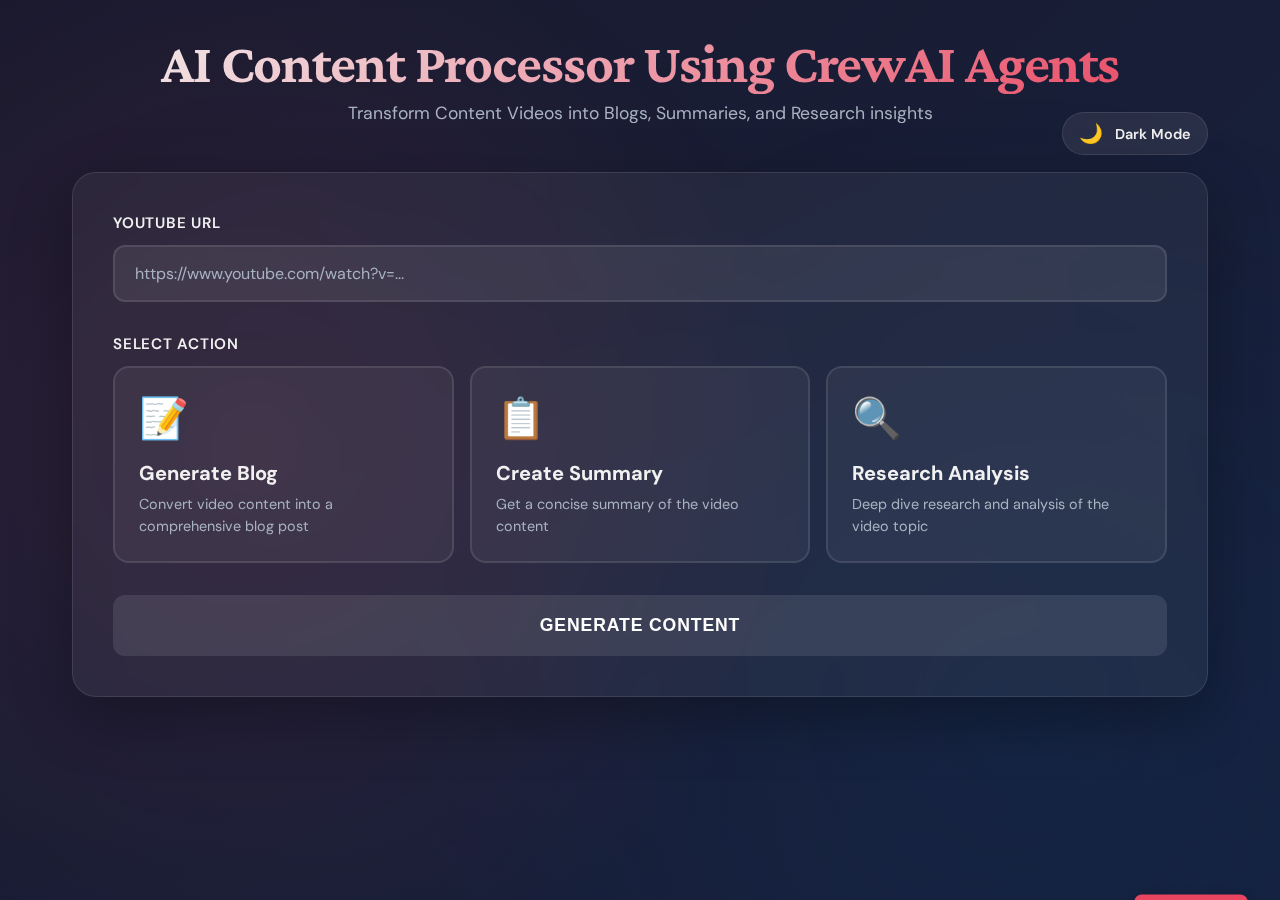
<file: UI/index.html>
<!DOCTYPE html>
<html lang="en">

<head>
    <meta charset="UTF-8">
    <meta name="viewport" content="width=device-width, initial-scale=1.0">
    <title>AI Content Processor Using CrewAI Agents</title>
    <link rel="preconnect" href="https://fonts.googleapis.com">
    <link rel="preconnect" href="https://fonts.gstatic.com" crossorigin>
    <link
        href="https://fonts.googleapis.com/css2?family=Crimson+Pro:wght@400;600;700&family=DM+Sans:wght@400;500;700&display=swap"
        rel="stylesheet">

    <link rel="stylesheet" href="./style.css">
</head>

<body data-theme="dark">
    <div class="container">
        <header>
            <div class="theme-toggle" id="themeToggle">
                <span class="theme-icon">🌙</span>
                <span class="theme-label">Dark Mode</span>
            </div>
            <h1>AI Content Processor Using CrewAI Agents</h1>
            <p class="subtitle">Transform Content Videos into Blogs, Summaries, and Research insights</p>
        </header>

        <div class="main-card">
            <!-- URL Input -->
            <div class="input-section">
                <label class="input-label">YouTube URL</label>
                <div class="input-group">
                    <input type="text" class="url-input" id="urlInput"
                        placeholder="https://www.youtube.com/watch?v=...">
                </div>
            </div>

            <!-- Action Selection -->
            <div class="action-section">
                <label class="input-label">Select Action</label>
                <div class="action-buttons">
                    <div class="action-card" data-action="blog">
                        <div class="action-card-content">
                            <span class="action-icon">📝</span>
                            <h3 class="action-title">Generate Blog</h3>
                            <p class="action-description">Convert video content into a comprehensive blog post</p>
                        </div>
                    </div>
                    <div class="action-card" data-action="summary">
                        <div class="action-card-content">
                            <span class="action-icon">📋</span>
                            <h3 class="action-title">Create Summary</h3>
                            <p class="action-description">Get a concise summary of the video content</p>
                        </div>
                    </div>
                    <div class="action-card" data-action="research">
                        <div class="action-card-content">
                            <span class="action-icon">🔍</span>
                            <h3 class="action-title">Research Analysis</h3>
                            <p class="action-description">Deep dive research and analysis of the video topic</p>
                        </div>
                    </div>
                </div>
            </div>

            <!-- Generate Button -->
            <button class="generate-btn" id="generateBtn" disabled>
                Generate Content
            </button>

            <!-- Loading Animation -->
            <div class="loading" id="loading">
                <div class="spinner"></div>
                <p class="loading-text">Processing your request...</p>
            </div>

            <!-- Response Section -->
            <div class="response-section" id="responseSection">
                <div class="response-header">
                    <h2 class="response-title" id="responseTitle">Result</h2>
                    <button class="copy-btn" id="copyBtn">
                        <span>📋</span>
                        Copy to Clipboard
                    </button>
                </div>
                <div class="response-content" id="responseContent">
                    <!-- Content will be inserted here -->
                </div>
            </div>
        </div>
    </div>

    <!-- Toast Notification -->
    <div class="toast" id="toast">Message</div>

    <script src="./script.js"></script>

</body>

</html>
</file>
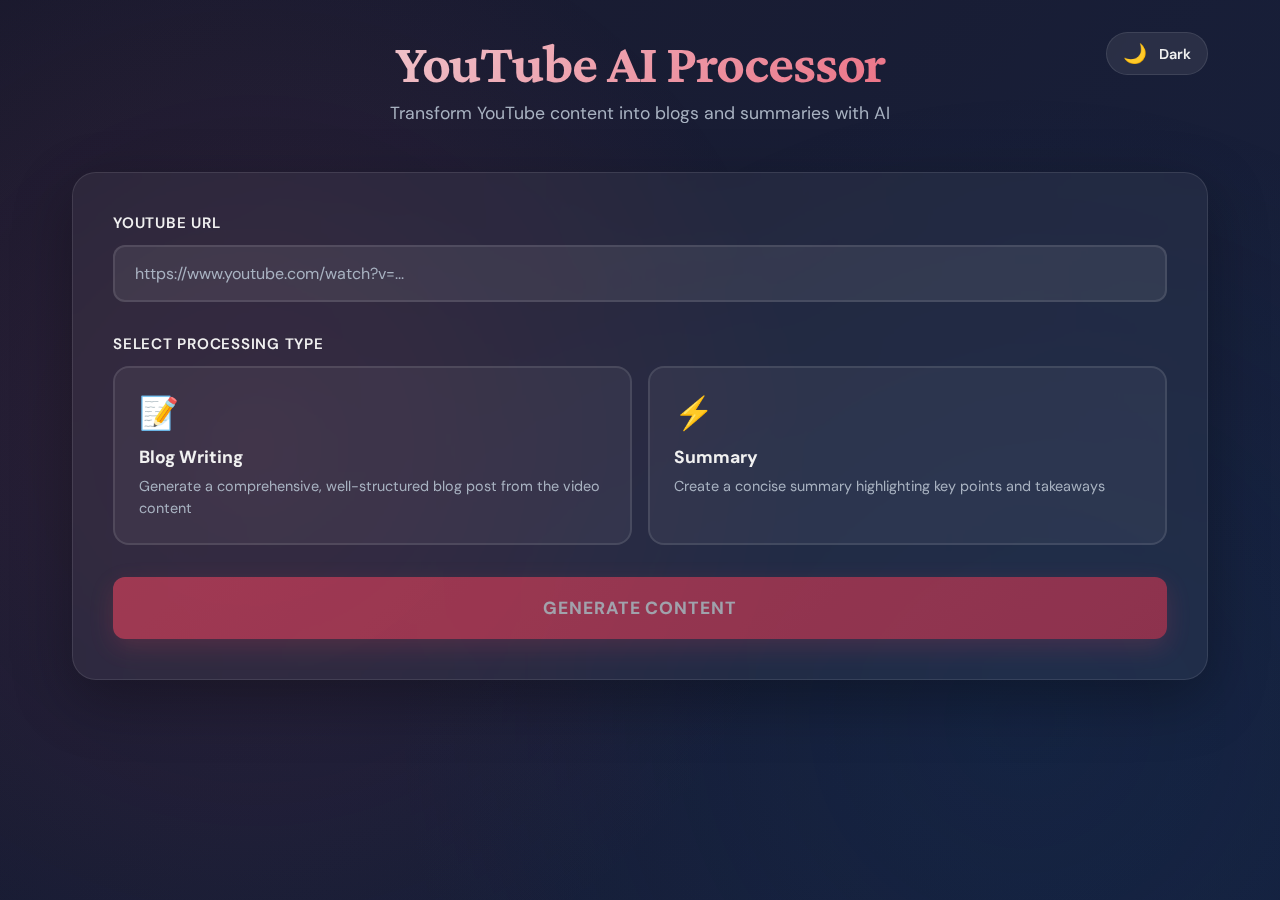
<file: UI/index_toggle.html>
<!DOCTYPE html>
<html lang="en">
<head>
    <meta charset="UTF-8">
    <meta name="viewport" content="width=device-width, initial-scale=1.0">
    <title>YouTube AI Content Processor</title>
    <link rel="preconnect" href="https://fonts.googleapis.com">
    <link rel="preconnect" href="https://fonts.gstatic.com" crossorigin>
    <link href="https://fonts.googleapis.com/css2?family=Crimson+Pro:wght@400;600;700&family=DM+Sans:wght@400;500;700&display=swap" rel="stylesheet">
    <style>
        :root {
            --primary: #1a1a2e;
            --secondary: #16213e;
            --accent: #e94560;
            --accent-hover: #d63651;
            --surface: #0f3460;
            --text-primary: #f1f1f1;
            --text-secondary: #a8b2c1;
            --success: #2ecc71;
            --warning: #f39c12;
            --border: rgba(255, 255, 255, 0.1);
            --shadow: rgba(0, 0, 0, 0.3);
        }

        /* Light Theme (GPT-style) */
        [data-theme="light"] {
            --primary: #ffffff;
            --secondary: #f7f7f8;
            --accent: #10a37f;
            --accent-hover: #0e8c6f;
            --surface: #ececf1;
            --text-primary: #2d2d2d;
            --text-secondary: #6e6e80;
            --success: #10a37f;
            --warning: #f59e0b;
            --border: rgba(0, 0, 0, 0.1);
            --shadow: rgba(0, 0, 0, 0.1);
        }

        * {
            margin: 0;
            padding: 0;
            box-sizing: border-box;
        }

        body {
            font-family: 'DM Sans', sans-serif;
            background: linear-gradient(135deg, var(--primary) 0%, var(--secondary) 100%);
            color: var(--text-primary);
            min-height: 100vh;
            overflow-x: hidden;
            position: relative;
            transition: background 0.4s ease, color 0.4s ease;
        }

        /* Animated background particles */
        body::before {
            content: '';
            position: fixed;
            top: 0;
            left: 0;
            width: 100%;
            height: 100%;
            background: 
                radial-gradient(circle at 20% 50%, rgba(233, 69, 96, 0.1) 0%, transparent 50%),
                radial-gradient(circle at 80% 80%, rgba(15, 52, 96, 0.2) 0%, transparent 50%);
            pointer-events: none;
            z-index: 0;
            transition: opacity 0.4s ease;
        }

        [data-theme="light"] body::before {
            background: 
                radial-gradient(circle at 20% 50%, rgba(16, 163, 127, 0.05) 0%, transparent 50%),
                radial-gradient(circle at 80% 80%, rgba(236, 236, 241, 0.3) 0%, transparent 50%);
        }

        .container {
            max-width: 1200px;
            margin: 0 auto;
            padding: 2rem;
            position: relative;
            z-index: 1;
        }

        /* Header */
        header {
            text-align: center;
            margin-bottom: 3rem;
            animation: fadeInDown 0.8s ease-out;
            position: relative;
        }

        .theme-toggle {
            position: absolute;
            top: 0;
            right: 0;
            display: flex;
            align-items: center;
            gap: 0.75rem;
            background: rgba(255, 255, 255, 0.08);
            padding: 0.5rem 1rem;
            border-radius: 50px;
            border: 1px solid var(--border);
            cursor: pointer;
            transition: all 0.3s ease;
            backdrop-filter: blur(10px);
        }

        .theme-toggle:hover {
            background: rgba(255, 255, 255, 0.12);
            transform: translateY(-2px);
        }

        .theme-icon {
            font-size: 1.2rem;
            transition: transform 0.3s ease;
        }

        .theme-toggle:hover .theme-icon {
            transform: rotate(20deg);
        }

        .theme-label {
            font-size: 0.9rem;
            font-weight: 600;
            color: var(--text-primary);
        }

        h1 {
            font-family: 'Crimson Pro', serif;
            font-size: 3.5rem;
            font-weight: 700;
            background: linear-gradient(135deg, var(--text-primary) 0%, var(--accent) 100%);
            -webkit-background-clip: text;
            -webkit-text-fill-color: transparent;
            background-clip: text;
            margin-bottom: 0.5rem;
            letter-spacing: -0.02em;
        }

        .subtitle {
            font-size: 1.1rem;
            color: var(--text-secondary);
            font-weight: 400;
        }

        /* Main Card */
        .main-card {
            background: rgba(255, 255, 255, 0.05);
            backdrop-filter: blur(10px);
            border-radius: 24px;
            padding: 2.5rem;
            border: 1px solid var(--border);
            box-shadow: 0 20px 60px var(--shadow);
            animation: fadeInUp 0.8s ease-out 0.2s both;
            transition: all 0.4s ease;
        }

        [data-theme="light"] .main-card {
            background: rgba(255, 255, 255, 0.95);
            box-shadow: 0 4px 20px var(--shadow);
        }

        /* Input Section */
        .input-section {
            margin-bottom: 2rem;
        }

        .input-label {
            display: block;
            margin-bottom: 0.75rem;
            font-weight: 600;
            font-size: 0.95rem;
            color: var(--text-primary);
            text-transform: uppercase;
            letter-spacing: 0.05em;
        }

        .input-group {
            position: relative;
        }

        .url-input {
            width: 100%;
            padding: 1rem 1.25rem;
            background: rgba(255, 255, 255, 0.08);
            border: 2px solid var(--border);
            border-radius: 12px;
            color: var(--text-primary);
            font-size: 1rem;
            font-family: 'DM Sans', sans-serif;
            transition: all 0.3s ease;
        }

        [data-theme="light"] .url-input {
            background: #ffffff;
            border-color: rgba(0, 0, 0, 0.15);
        }

        .url-input:focus {
            outline: none;
            border-color: var(--accent);
            background: rgba(255, 255, 255, 0.12);
            box-shadow: 0 0 0 4px rgba(233, 69, 96, 0.1);
        }

        [data-theme="light"] .url-input:focus {
            background: #ffffff;
            box-shadow: 0 0 0 4px rgba(16, 163, 127, 0.1);
        }

        .url-input::placeholder {
            color: var(--text-secondary);
        }

        /* Action Selection */
        .action-section {
            margin-bottom: 2rem;
        }

        .action-buttons {
            display: grid;
            grid-template-columns: repeat(auto-fit, minmax(250px, 1fr));
            gap: 1rem;
        }

        .action-card {
            background: rgba(255, 255, 255, 0.05);
            border: 2px solid var(--border);
            border-radius: 16px;
            padding: 1.5rem;
            cursor: pointer;
            transition: all 0.3s ease;
            position: relative;
            overflow: hidden;
        }

        [data-theme="light"] .action-card {
            background: #ffffff;
            border-color: rgba(0, 0, 0, 0.12);
        }

        .action-card::before {
            content: '';
            position: absolute;
            top: 0;
            left: 0;
            width: 100%;
            height: 100%;
            background: linear-gradient(135deg, var(--accent) 0%, var(--accent-hover) 100%);
            opacity: 0;
            transition: opacity 0.3s ease;
        }

        .action-card:hover {
            transform: translateY(-4px);
            border-color: var(--accent);
            box-shadow: 0 8px 24px rgba(233, 69, 96, 0.2);
        }

        [data-theme="light"] .action-card:hover {
            box-shadow: 0 8px 24px rgba(16, 163, 127, 0.2);
        }

        .action-card.selected {
            border-color: var(--accent);
            background: rgba(233, 69, 96, 0.1);
        }

        [data-theme="light"] .action-card.selected {
            background: rgba(16, 163, 127, 0.08);
            border-color: var(--accent);
        }

        .action-card.selected::before {
            opacity: 0.05;
        }

        .action-content {
            position: relative;
            z-index: 1;
        }

        .action-icon {
            font-size: 2rem;
            margin-bottom: 0.75rem;
            display: block;
        }

        .action-title {
            font-weight: 700;
            font-size: 1.1rem;
            margin-bottom: 0.5rem;
            color: var(--text-primary);
        }

        .action-description {
            font-size: 0.9rem;
            color: var(--text-secondary);
            line-height: 1.5;
        }

        /* Generate Button */
        .generate-btn {
            width: 100%;
            padding: 1.25rem 2rem;
            background: linear-gradient(135deg, var(--accent) 0%, var(--accent-hover) 100%);
            border: none;
            border-radius: 12px;
            color: var(--text-primary);
            font-size: 1.1rem;
            font-weight: 700;
            font-family: 'DM Sans', sans-serif;
            cursor: pointer;
            transition: all 0.3s ease;
            text-transform: uppercase;
            letter-spacing: 0.05em;
            box-shadow: 0 8px 24px rgba(233, 69, 96, 0.3);
        }

        .generate-btn:hover:not(:disabled) {
            transform: translateY(-2px);
            box-shadow: 0 12px 32px rgba(233, 69, 96, 0.4);
        }

        .generate-btn:active:not(:disabled) {
            transform: translateY(0);
        }

        .generate-btn:disabled {
            opacity: 0.6;
            cursor: not-allowed;
        }

        /* Loading State */
        .loading {
            display: none;
            text-align: center;
            padding: 2rem;
            animation: fadeIn 0.3s ease;
        }

        .loading.active {
            display: block;
        }

        .spinner {
            width: 50px;
            height: 50px;
            margin: 0 auto 1rem;
            border: 4px solid rgba(255, 255, 255, 0.1);
            border-top-color: var(--accent);
            border-radius: 50%;
            animation: spin 1s linear infinite;
        }

        @keyframes spin {
            to { transform: rotate(360deg); }
        }

        /* Response Section */
        .response-section {
            display: none;
            margin-top: 2rem;
            animation: fadeInUp 0.5s ease;
        }

        .response-section.active {
            display: block;
        }

        .response-header {
            display: flex;
            justify-content: space-between;
            align-items: center;
            margin-bottom: 1.5rem;
            padding-bottom: 1rem;
            border-bottom: 2px solid var(--border);
        }

        .response-title {
            font-family: 'Crimson Pro', serif;
            font-size: 1.8rem;
            font-weight: 700;
            color: var(--text-primary);
        }

        .copy-btn {
            padding: 0.6rem 1.25rem;
            background: rgba(255, 255, 255, 0.1);
            border: 1px solid var(--border);
            border-radius: 8px;
            color: var(--text-primary);
            font-size: 0.9rem;
            font-weight: 600;
            cursor: pointer;
            transition: all 0.3s ease;
            display: flex;
            align-items: center;
            gap: 0.5rem;
        }

        .copy-btn:hover {
            background: rgba(255, 255, 255, 0.15);
            border-color: var(--accent);
        }

        .response-content {
            background: rgba(0, 0, 0, 0.2);
            border-radius: 12px;
            padding: 2rem;
            line-height: 1.8;
            font-size: 1.05rem;
            border: 1px solid var(--border);
            transition: all 0.3s ease;
        }

        [data-theme="light"] .response-content {
            background: var(--secondary);
            border-color: rgba(0, 0, 0, 0.08);
        }

        .response-content h1,
        .response-content h2,
        .response-content h3 {
            font-family: 'Crimson Pro', serif;
            margin-top: 1.5rem;
            margin-bottom: 1rem;
            color: var(--text-primary);
        }

        .response-content h1 {
            font-size: 2rem;
            border-bottom: 2px solid var(--accent);
            padding-bottom: 0.5rem;
        }

        .response-content h2 {
            font-size: 1.6rem;
        }

        .response-content h3 {
            font-size: 1.3rem;
        }

        .response-content p {
            margin-bottom: 1.2rem;
            color: var(--text-secondary);
        }

        .response-content ul,
        .response-content ol {
            margin-left: 2rem;
            margin-bottom: 1.2rem;
        }

        .response-content li {
            margin-bottom: 0.6rem;
            color: var(--text-secondary);
        }

        .response-content strong {
            color: var(--text-primary);
            font-weight: 600;
        }

        .response-content code {
            background: rgba(255, 255, 255, 0.1);
            padding: 0.2rem 0.5rem;
            border-radius: 4px;
            font-family: 'Courier New', monospace;
            font-size: 0.95rem;
        }

        .response-content blockquote {
            border-left: 4px solid var(--accent);
            padding-left: 1.5rem;
            margin: 1.5rem 0;
            font-style: italic;
            color: var(--text-secondary);
        }

        /* Toast Notification */
        .toast {
            position: fixed;
            bottom: 2rem;
            right: 2rem;
            background: var(--accent);
            color: white;
            padding: 1rem 1.5rem;
            border-radius: 8px;
            box-shadow: 0 8px 24px rgba(0, 0, 0, 0.3);
            transform: translateY(100px);
            opacity: 0;
            transition: all 0.3s ease;
            z-index: 1000;
        }

        .toast.show {
            transform: translateY(0);
            opacity: 1;
        }

        /* Animations */
        @keyframes fadeInDown {
            from {
                opacity: 0;
                transform: translateY(-30px);
            }
            to {
                opacity: 1;
                transform: translateY(0);
            }
        }

        @keyframes fadeInUp {
            from {
                opacity: 0;
                transform: translateY(30px);
            }
            to {
                opacity: 1;
                transform: translateY(0);
            }
        }

        @keyframes fadeIn {
            from { opacity: 0; }
            to { opacity: 1; }
        }

        /* Responsive */
        @media (max-width: 768px) {
            .container {
                padding: 1rem;
            }

            h1 {
                font-size: 2.5rem;
            }

            .main-card {
                padding: 1.5rem;
            }

            .action-buttons {
                grid-template-columns: 1fr;
            }

            .response-header {
                flex-direction: column;
                gap: 1rem;
                align-items: flex-start;
            }

            .theme-toggle {
                position: relative;
                margin: 0 auto 1.5rem;
            }

            header {
                margin-bottom: 2rem;
            }
        }

        /* Status Badge */
        .status-badge {
            display: inline-block;
            padding: 0.5rem 1rem;
            border-radius: 20px;
            font-size: 0.85rem;
            font-weight: 600;
            margin-bottom: 1rem;
        }

        .status-badge.processing {
            background: rgba(243, 156, 18, 0.2);
            color: var(--warning);
            border: 1px solid var(--warning);
        }

        .status-badge.completed {
            background: rgba(46, 204, 113, 0.2);
            color: var(--success);
            border: 1px solid var(--success);
        }
    </style>
</head>
<body>
    <div class="container">
        <header>
            <div class="theme-toggle" id="themeToggle">
                <span class="theme-icon" id="themeIcon">🌙</span>
                <span class="theme-label" id="themeLabel">Dark</span>
            </div>
            <h1>YouTube AI Processor</h1>
            <p class="subtitle">Transform YouTube content into blogs and summaries with AI</p>
        </header>

        <div class="main-card">
            <div class="input-section">
                <label class="input-label">YouTube URL</label>
                <div class="input-group">
                    <input 
                        type="text" 
                        id="youtubeUrl" 
                        class="url-input" 
                        placeholder="https://www.youtube.com/watch?v=..."
                    >
                </div>
            </div>

            <div class="action-section">
                <label class="input-label">Select Processing Type</label>
                <div class="action-buttons">
                    <div class="action-card" data-action="blog">
                        <div class="action-content">
                            <span class="action-icon">📝</span>
                            <div class="action-title">Blog Writing</div>
                            <div class="action-description">
                                Generate a comprehensive, well-structured blog post from the video content
                            </div>
                        </div>
                    </div>
                    <div class="action-card" data-action="summary">
                        <div class="action-content">
                            <span class="action-icon">⚡</span>
                            <div class="action-title">Summary</div>
                            <div class="action-description">
                                Create a concise summary highlighting key points and takeaways
                            </div>
                        </div>
                    </div>
                </div>
            </div>

            <button class="generate-btn" id="generateBtn" disabled>
                Generate Content
            </button>

            <div class="loading" id="loading">
                <div class="spinner"></div>
                <p>Processing your request...</p>
            </div>

            <div class="response-section" id="responseSection">
                <div class="response-header">
                    <div>
                        <span class="status-badge completed">✓ Completed</span>
                        <div class="response-title" id="responseTitle">Result</div>
                    </div>
                    <button class="copy-btn" id="copyBtn">
                        <span>📋</span>
                        Copy to Clipboard
                    </button>
                </div>
                <div class="response-content" id="responseContent"></div>
            </div>
        </div>
    </div>

    <div class="toast" id="toast"></div>

    <script>
        // Theme management
        const themeToggle = document.getElementById('themeToggle');
        const themeIcon = document.getElementById('themeIcon');
        const themeLabel = document.getElementById('themeLabel');
        const htmlElement = document.documentElement;

        // Load saved theme or default to dark
        const savedTheme = localStorage.getItem('theme') || 'dark';
        setTheme(savedTheme);

        // Theme toggle click handler
        themeToggle.addEventListener('click', () => {
            const currentTheme = htmlElement.getAttribute('data-theme');
            const newTheme = currentTheme === 'light' ? 'dark' : 'light';
            setTheme(newTheme);
            localStorage.setItem('theme', newTheme);
        });

        function setTheme(theme) {
            if (theme === 'light') {
                htmlElement.setAttribute('data-theme', 'light');
                themeIcon.textContent = '☀️';
                themeLabel.textContent = 'Light';
            } else {
                htmlElement.setAttribute('data-theme', 'dark');
                themeIcon.textContent = '🌙';
                themeLabel.textContent = 'Dark';
            }
        }

        // State management
        let selectedAction = null;
        const API_BASE_URL = 'http://localhost:5000'; // Update with your Flask server URL

        // DOM elements
        const urlInput = document.getElementById('youtubeUrl');
        const actionCards = document.querySelectorAll('.action-card');
        const generateBtn = document.getElementById('generateBtn');
        const loading = document.getElementById('loading');
        const responseSection = document.getElementById('responseSection');
        const responseTitle = document.getElementById('responseTitle');
        const responseContent = document.getElementById('responseContent');
        const copyBtn = document.getElementById('copyBtn');
        const toast = document.getElementById('toast');

        // Action card selection
        actionCards.forEach(card => {
            card.addEventListener('click', () => {
                actionCards.forEach(c => c.classList.remove('selected'));
                card.classList.add('selected');
                selectedAction = card.dataset.action;
                updateGenerateButton();
            });
        });

        // URL input validation
        urlInput.addEventListener('input', updateGenerateButton);

        function updateGenerateButton() {
            const hasUrl = urlInput.value.trim().length > 0;
            const hasAction = selectedAction !== null;
            generateBtn.disabled = !(hasUrl && hasAction);
        }

        // Generate button click
        generateBtn.addEventListener('click', async () => {
            const url = urlInput.value.trim();
            
            if (!url || !selectedAction) {
                showToast('Please enter a URL and select an action');
                return;
            }

            // Validate YouTube URL
            if (!isValidYouTubeUrl(url)) {
                showToast('Please enter a valid YouTube URL');
                return;
            }

            await processContent(url, selectedAction);
        });

        // Process content
        async function processContent(url, action) {
            // Show loading state
            loading.classList.add('active');
            responseSection.classList.remove('active');
            generateBtn.disabled = true;

            try {
                const endpoint = action === 'blog' ? '/blog_writter' : '/Summary';
                
                const response = await fetch(`${API_BASE_URL}${endpoint}`, {
                    method: 'POST',
                    headers: {
                        'Content-Type': 'application/json',
                    },
                    body: JSON.stringify({ topic: url })
                });

                if (!response.ok) {
                    throw new Error(`HTTP error! status: ${response.status}`);
                }

                const data = await response.json();
                
                // Display response
                displayResponse(data.result, action);
                
            } catch (error) {
                console.error('Error:', error);
                showToast('An error occurred while processing. Please try again.');
            } finally {
                loading.classList.remove('active');
                generateBtn.disabled = false;
            }
        }

        // Display response
        function displayResponse(result, action) {
            const title = action === 'blog' ? 'Blog Post' : 'Summary';
            responseTitle.textContent = title;
            
            // Format the response (convert line breaks to HTML)
            const formattedResult = formatResponse(result);
            responseContent.innerHTML = formattedResult;
            
            responseSection.classList.add('active');
            
            // Scroll to response
            responseSection.scrollIntoView({ behavior: 'smooth', block: 'start' });
        }

        // Format response to HTML
        function formatResponse(text) {
            // Split into lines
            let lines = text.split('\n');
            let html = '';
            let inList = false;
            
            lines.forEach(line => {
                line = line.trim();
                
                if (!line) {
                    if (inList) {
                        html += '</ul>';
                        inList = false;
                    }
                    return;
                }
                
                // Headers
                if (line.startsWith('# ')) {
                    if (inList) {
                        html += '</ul>';
                        inList = false;
                    }
                    html += `<h1>${line.substring(2)}</h1>`;
                } else if (line.startsWith('## ')) {
                    if (inList) {
                        html += '</ul>';
                        inList = false;
                    }
                    html += `<h2>${line.substring(3)}</h2>`;
                } else if (line.startsWith('### ')) {
                    if (inList) {
                        html += '</ul>';
                        inList = false;
                    }
                    html += `<h3>${line.substring(4)}</h3>`;
                }
                // List items
                else if (line.startsWith('- ') || line.startsWith('* ')) {
                    if (!inList) {
                        html += '<ul>';
                        inList = true;
                    }
                    html += `<li>${line.substring(2)}</li>`;
                }
                // Numbered lists
                else if (/^\d+\.\s/.test(line)) {
                    if (inList && html.includes('<ul>')) {
                        html += '</ul>';
                    }
                    if (!inList || !html.includes('<ol>')) {
                        if (inList) html += '</ul>';
                        html += '<ol>';
                        inList = true;
                    }
                    html += `<li>${line.replace(/^\d+\.\s/, '')}</li>`;
                }
                // Bold text
                else if (line.includes('**')) {
                    if (inList) {
                        html += inList && html.includes('<ul>') ? '</ul>' : '</ol>';
                        inList = false;
                    }
                    const formatted = line.replace(/\*\*(.*?)\*\*/g, '<strong>$1</strong>');
                    html += `<p>${formatted}</p>`;
                }
                // Regular paragraphs
                else {
                    if (inList) {
                        html += inList && html.includes('<ul>') ? '</ul>' : '</ol>';
                        inList = false;
                    }
                    html += `<p>${line}</p>`;
                }
            });
            
            if (inList) {
                html += inList && html.includes('<ul>') ? '</ul>' : '</ol>';
            }
            
            return html || `<p>${text}</p>`;
        }

        // Copy to clipboard
        copyBtn.addEventListener('click', () => {
            const textContent = responseContent.innerText;
            navigator.clipboard.writeText(textContent).then(() => {
                showToast('Copied to clipboard!');
            }).catch(err => {
                showToast('Failed to copy');
                console.error('Copy failed:', err);
            });
        });

        // Toast notification
        function showToast(message) {
            toast.textContent = message;
            toast.classList.add('show');
            setTimeout(() => {
                toast.classList.remove('show');
            }, 3000);
        }

        // Validate YouTube URL
        function isValidYouTubeUrl(url) {
            const pattern = /^(https?:\/\/)?(www\.)?(youtube\.com|youtu\.be)\/.+/;
            return pattern.test(url);
        }
    </script>
</body>
</html>
</file>
<file: UI/style.css>
:root {
            --primary: #1a1a2e;
            --secondary: #16213e;
            --accent: #e94560;
            --accent-hover: #d63651;
            --surface: #0f3460;
            --text-primary: #f1f1f1;
            --text-secondary: #a8b2c1;
            --success: #2ecc71;
            --warning: #f39c12;
            --border: rgba(255, 255, 255, 0.1);
            --shadow: rgba(0, 0, 0, 0.3);
        }

        /* Light Theme (GPT-style) */
        [data-theme="light"] {
            --primary: #ffffff;
            --secondary: #f7f7f8;
            --accent: #10a37f;
            --accent-hover: #0e8c6f;
            --surface: #ececf1;
            --text-primary: #2d2d2d;
            --text-secondary: #6e6e80;
            --success: #10a37f;
            --warning: #f59e0b;
            --border: rgba(0, 0, 0, 0.1);
            --shadow: rgba(0, 0, 0, 0.1);
        }

        * {
            margin: 0;
            padding: 0;
            box-sizing: border-box;
        }

        body {
            font-family: 'DM Sans', sans-serif;
            background: linear-gradient(135deg, var(--primary) 0%, var(--secondary) 100%);
            color: var(--text-primary);
            min-height: 100vh;
            overflow-x: hidden;
            position: relative;
            transition: background 0.4s ease, color 0.4s ease;
        }

        /* Animated background particles */
        body::before {
            content: '';
            position: fixed;
            top: 0;
            left: 0;
            width: 100%;
            height: 100%;
            background:
                radial-gradient(circle at 20% 50%, rgba(233, 69, 96, 0.1) 0%, transparent 50%),
                radial-gradient(circle at 80% 80%, rgba(15, 52, 96, 0.2) 0%, transparent 50%);
            pointer-events: none;
            z-index: 0;
            transition: opacity 0.4s ease;
        }

        [data-theme="light"] body::before {
            background:
                radial-gradient(circle at 20% 50%, rgba(16, 163, 127, 0.05) 0%, transparent 50%),
                radial-gradient(circle at 80% 80%, rgba(236, 236, 241, 0.3) 0%, transparent 50%);
        }

        .container {
            max-width: 1200px;
            margin: 0 auto;
            padding: 2rem;
            position: relative;
            z-index: 1;
        }

        /* Header */
        header {
            text-align: center;
            margin-bottom: 3rem;
            animation: fadeInDown 0.8s ease-out;
            position: relative;
        }

        .theme-toggle {
            position: absolute;
            top: 5em;
            right: 0rem;
            /* left: 22; */
            display: flex;
            align-items: center;
            gap: 0.75rem;
            background: rgba(255, 255, 255, 0.08);
            padding: 0.5rem 1rem;
            border-radius: 50px;
            border: 1px solid var(--border);
            cursor: pointer;
            transition: all 0.3s ease;
            backdrop-filter: blur(10px);
        }

        .theme-toggle:hover {
            background: rgba(255, 255, 255, 0.12);
            transform: translateY(-2px);
        }

        .theme-icon {
            font-size: 1.2rem;
            transition: transform 0.3s ease;
        }

        .theme-toggle:hover .theme-icon {
            transform: rotate(20deg);
        }

        .theme-label {
            font-size: 0.9rem;
            font-weight: 600;
            color: var(--text-primary);
        }

        h1 {
            font-family: 'Crimson Pro', serif;
            font-size: 3.5rem;
            font-weight: 700;
            background: linear-gradient(135deg, var(--text-primary) 0%, var(--accent) 100%);
            -webkit-background-clip: text;
            -webkit-text-fill-color: transparent;
            background-clip: text;
            margin-bottom: 0.5rem;
            letter-spacing: -0.02em;
        }

        .subtitle {
            font-size: 1.1rem;
            color: var(--text-secondary);
            font-weight: 400;
        }

        /* Main Card */
        .main-card {
            background: rgba(255, 255, 255, 0.05);
            backdrop-filter: blur(10px);
            border-radius: 24px;
            padding: 2.5rem;
            border: 1px solid var(--border);
            box-shadow: 0 20px 60px var(--shadow);
            animation: fadeInUp 0.8s ease-out 0.2s both;
            transition: all 0.4s ease;
        }

        [data-theme="light"] .main-card {
            background: rgba(255, 255, 255, 0.95);
            box-shadow: 0 4px 20px var(--shadow);
        }

        /* Input Section */
        .input-section {
            margin-bottom: 2rem;
        }

        .input-label {
            display: block;
            margin-bottom: 0.75rem;
            font-weight: 600;
            font-size: 0.95rem;
            color: var(--text-primary);
            text-transform: uppercase;
            letter-spacing: 0.05em;
        }

        .input-group {
            position: relative;
        }

        .url-input {
            width: 100%;
            padding: 1rem 1.25rem;
            background: rgba(255, 255, 255, 0.08);
            border: 2px solid var(--border);
            border-radius: 12px;
            color: var(--text-primary);
            font-size: 1rem;
            font-family: 'DM Sans', sans-serif;
            transition: all 0.3s ease;
        }

        [data-theme="light"] .url-input {
            background: #ffffff;
            border-color: rgba(0, 0, 0, 0.15);
        }

        .url-input:focus {
            outline: none;
            border-color: var(--accent);
            background: rgba(255, 255, 255, 0.12);
            box-shadow: 0 0 0 4px rgba(233, 69, 96, 0.1);
        }

        [data-theme="light"] .url-input:focus {
            background: #ffffff;
            box-shadow: 0 0 0 4px rgba(16, 163, 127, 0.1);
        }

        .url-input::placeholder {
            color: var(--text-secondary);
        }

        /* Action Selection */
        .action-section {
            margin-bottom: 2rem;
        }

        .action-buttons {
            display: grid;
            grid-template-columns: repeat(auto-fit, minmax(250px, 1fr));
            gap: 1rem;
        }

        .action-card {
            background: rgba(255, 255, 255, 0.05);
            border: 2px solid var(--border);
            border-radius: 16px;
            padding: 1.5rem;
            cursor: pointer;
            transition: all 0.3s ease;
            position: relative;
            overflow: hidden;
        }

        [data-theme="light"] .action-card {
            background: rgba(255, 255, 255, 0.7);
        }

        .action-card::before {
            content: '';
            position: absolute;
            top: 0;
            left: 0;
            width: 100%;
            height: 100%;
            background: linear-gradient(135deg, var(--accent) 0%, transparent 100%);
            opacity: 0;
            transition: opacity 0.3s ease;
        }

        .action-card:hover::before {
            opacity: 0.1;
        }

        .action-card:hover {
            transform: translateY(-4px);
            border-color: var(--accent);
            box-shadow: 0 8px 24px rgba(233, 69, 96, 0.2);
        }

        [data-theme="light"] .action-card:hover {
            box-shadow: 0 8px 24px rgba(16, 163, 127, 0.2);
        }

        .action-card.selected {
            border-color: var(--accent);
            background: rgba(233, 69, 96, 0.15);
            box-shadow: 0 8px 24px rgba(233, 69, 96, 0.3);
        }

        [data-theme="light"] .action-card.selected {
            background: rgba(16, 163, 127, 0.15);
            box-shadow: 0 8px 24px rgba(16, 163, 127, 0.3);
        }

        .action-card-content {
            position: relative;
            z-index: 1;
        }

        .action-icon {
            font-size: 2.5rem;
            margin-bottom: 1rem;
            display: block;
        }

        .action-title {
            font-size: 1.25rem;
            font-weight: 700;
            margin-bottom: 0.5rem;
            color: var(--text-primary);
        }

        .action-description {
            font-size: 0.9rem;
            color: var(--text-secondary);
            line-height: 1.5;
        }

        /* Generate Button */
        .generate-btn {
            width: 100%;
            padding: 1.25rem 2rem;
            background: linear-gradient(135deg, var(--accent) 0%, var(--accent-hover) 100%);
            color: white;
            border: none;
            border-radius: 12px;
            font-size: 1.1rem;
            font-weight: 700;
            cursor: pointer;
            transition: all 0.3s ease;
            text-transform: uppercase;
            letter-spacing: 0.05em;
            box-shadow: 0 4px 15px rgba(233, 69, 96, 0.3);
        }

        .generate-btn:hover:not(:disabled) {
            transform: translateY(-2px);
            box-shadow: 0 6px 20px rgba(233, 69, 96, 0.4);
        }

        .generate-btn:disabled {
            background: rgba(255, 255, 255, 0.1);
            cursor: not-allowed;
            box-shadow: none;
        }

        /* Loading Animation */
        .loading {
            display: none;
            text-align: center;
            padding: 3rem 0;
        }

        .loading.active {
            display: block;
        }

        .spinner {
            width: 50px;
            height: 50px;
            margin: 0 auto 1rem;
            border: 4px solid rgba(255, 255, 255, 0.1);
            border-top: 4px solid var(--accent);
            border-radius: 50%;
            animation: spin 1s linear infinite;
        }

        .loading-text {
            font-size: 1.1rem;
            color: var(--text-secondary);
        }

        /* Response Section */
        .response-section {
            display: none;
            margin-top: 2rem;
            animation: fadeInUp 0.6s ease-out;
        }

        .response-section.active {
            display: block;
        }

        .response-header {
            display: flex;
            justify-content: space-between;
            align-items: center;
            margin-bottom: 1.5rem;
            padding-bottom: 1rem;
            border-bottom: 2px solid var(--border);
        }

        .response-title {
            font-family: 'Crimson Pro', serif;
            font-size: 2rem;
            font-weight: 700;
            color: var(--text-primary);
        }

        .copy-btn {
            padding: 0.75rem 1.5rem;
            background: rgba(255, 255, 255, 0.1);
            border: 2px solid var(--border);
            border-radius: 8px;
            color: var(--text-primary);
            font-size: 0.9rem;
            font-weight: 600;
            cursor: pointer;
            transition: all 0.3s ease;
            display: flex;
            align-items: center;
            gap: 0.5rem;
        }

        .copy-btn:hover {
            background: rgba(255, 255, 255, 0.15);
            border-color: var(--accent);
            transform: translateY(-2px);
        }

        .response-content {
            background: rgba(255, 255, 255, 0.03);
            padding: 2rem;
            border-radius: 12px;
            border: 1px solid var(--border);
            line-height: 1.8;
            font-size: 1rem;
        }

        [data-theme="light"] .response-content {
            background: rgba(0, 0, 0, 0.02);
        }

        /* Agent Header Styles */
        .agent-header {
            text-align: center;
            margin-bottom: 2.5rem;
            padding-bottom: 2rem;
            border-bottom: 2px solid var(--border);
        }

        .agent-icon {
            font-size: 2.5rem;
            margin-bottom: 1rem;
            animation: bounce 2s ease-in-out infinite;
        }

        .agent-name {
            font-family: 'Crimson Pro', serif;
            font-size: 1.8rem;
            font-weight: 700;
            color: var(--accent);
            margin: 0;
        }

        @keyframes bounce {
            0%, 100% {
                transform: translateY(0);
            }
            50% {
                transform: translateY(-10px);
            }
        }

        /* Task Section Styles */
        .task-section,
        .answer-section {
            margin-bottom: 2rem;
        }

        .section-title {
            font-family: 'Crimson Pro', serif;
            font-size: 1.5rem;
            font-weight: 700;
            color: var(--text-primary);
            margin-bottom: 1rem;
            display: flex;
            align-items: center;
            gap: 0.5rem;
        }

        .task-content {
            background: rgba(255, 255, 255, 0.05);
            padding: 1.5rem;
            border-radius: 8px;
            border-left: 4px solid var(--accent);
        }

        [data-theme="light"] .task-content {
            background: rgba(0, 0, 0, 0.03);
        }

        .task-list {
            margin: 0;
            padding-left: 1.5rem;
            list-style-type: decimal;
        }

        .task-list li {
            margin-bottom: 0.75rem;
            color: var(--text-primary);
            line-height: 1.6;
            padding-left: 0.5rem;
        }

        .task-list li::marker {
            color: var(--accent);
            font-weight: 700;
        }

        .answer-content {
            padding: 1rem 0;
        }

        .response-content h1,
        .response-content h2,
        .response-content h3 {
            font-family: 'Crimson Pro', serif;
            color: var(--text-primary);
            margin: 1.5rem 0 1rem;
        }

        .response-content h1 {
            font-size: 2rem;
        }

        .response-content h2 {
            font-size: 1.6rem;
        }

        .response-content h3 {
            font-size: 1.3rem;
        }

        .response-content p {
            margin-bottom: 1rem;
            color: var(--text-primary);
        }

        .response-content ul,
        .response-content ol {
            margin: 1rem 0 1rem 2rem;
        }

        .response-content li {
            margin-bottom: 0.5rem;
            color: var(--text-primary);
        }

        .response-content strong {
            color: var(--accent);
            font-weight: 600;
        }

        .response-content hr {
            border: none;
            border-top: 2px solid var(--border);
            margin: 2rem 0;
        }

        /* Toast Notification */
        .toast {
            position: fixed;
            bottom: 2rem;
            right: 2rem;
            background: var(--accent);
            color: white;
            padding: 1rem 1.5rem;
            border-radius: 8px;
            box-shadow: 0 4px 12px rgba(0, 0, 0, 0.3);
            font-weight: 600;
            transform: translateY(150%);
            transition: transform 0.3s ease;
            z-index: 1000;
        }

        .toast.show {
            transform: translateY(0);
        }

        /* Animations */
        @keyframes fadeInDown {
            from {
                opacity: 0;
                transform: translateY(-30px);
            }

            to {
                opacity: 1;
                transform: translateY(0);
            }
        }

        @keyframes fadeInUp {
            from {
                opacity: 0;
                transform: translateY(30px);
            }

            to {
                opacity: 1;
                transform: translateY(0);
            }
        }

        @keyframes spin {
            to {
                transform: rotate(360deg);
            }
        }

        /* Responsive Design */
        @media (max-width: 768px) {
            .container {
                padding: 1rem;
            }

            h1 {
                font-size: 2.5rem;
            }

            .subtitle {
                font-size: 1rem;
            }

            .main-card {
                padding: 1.5rem;
            }

            .action-buttons {
                grid-template-columns: 1fr;
            }

            .theme-toggle {
                position: static;
                margin: 0 auto 1rem;
                width: fit-content;
            }

            header {
                margin-bottom: 2rem;
            }
        }
</file>
